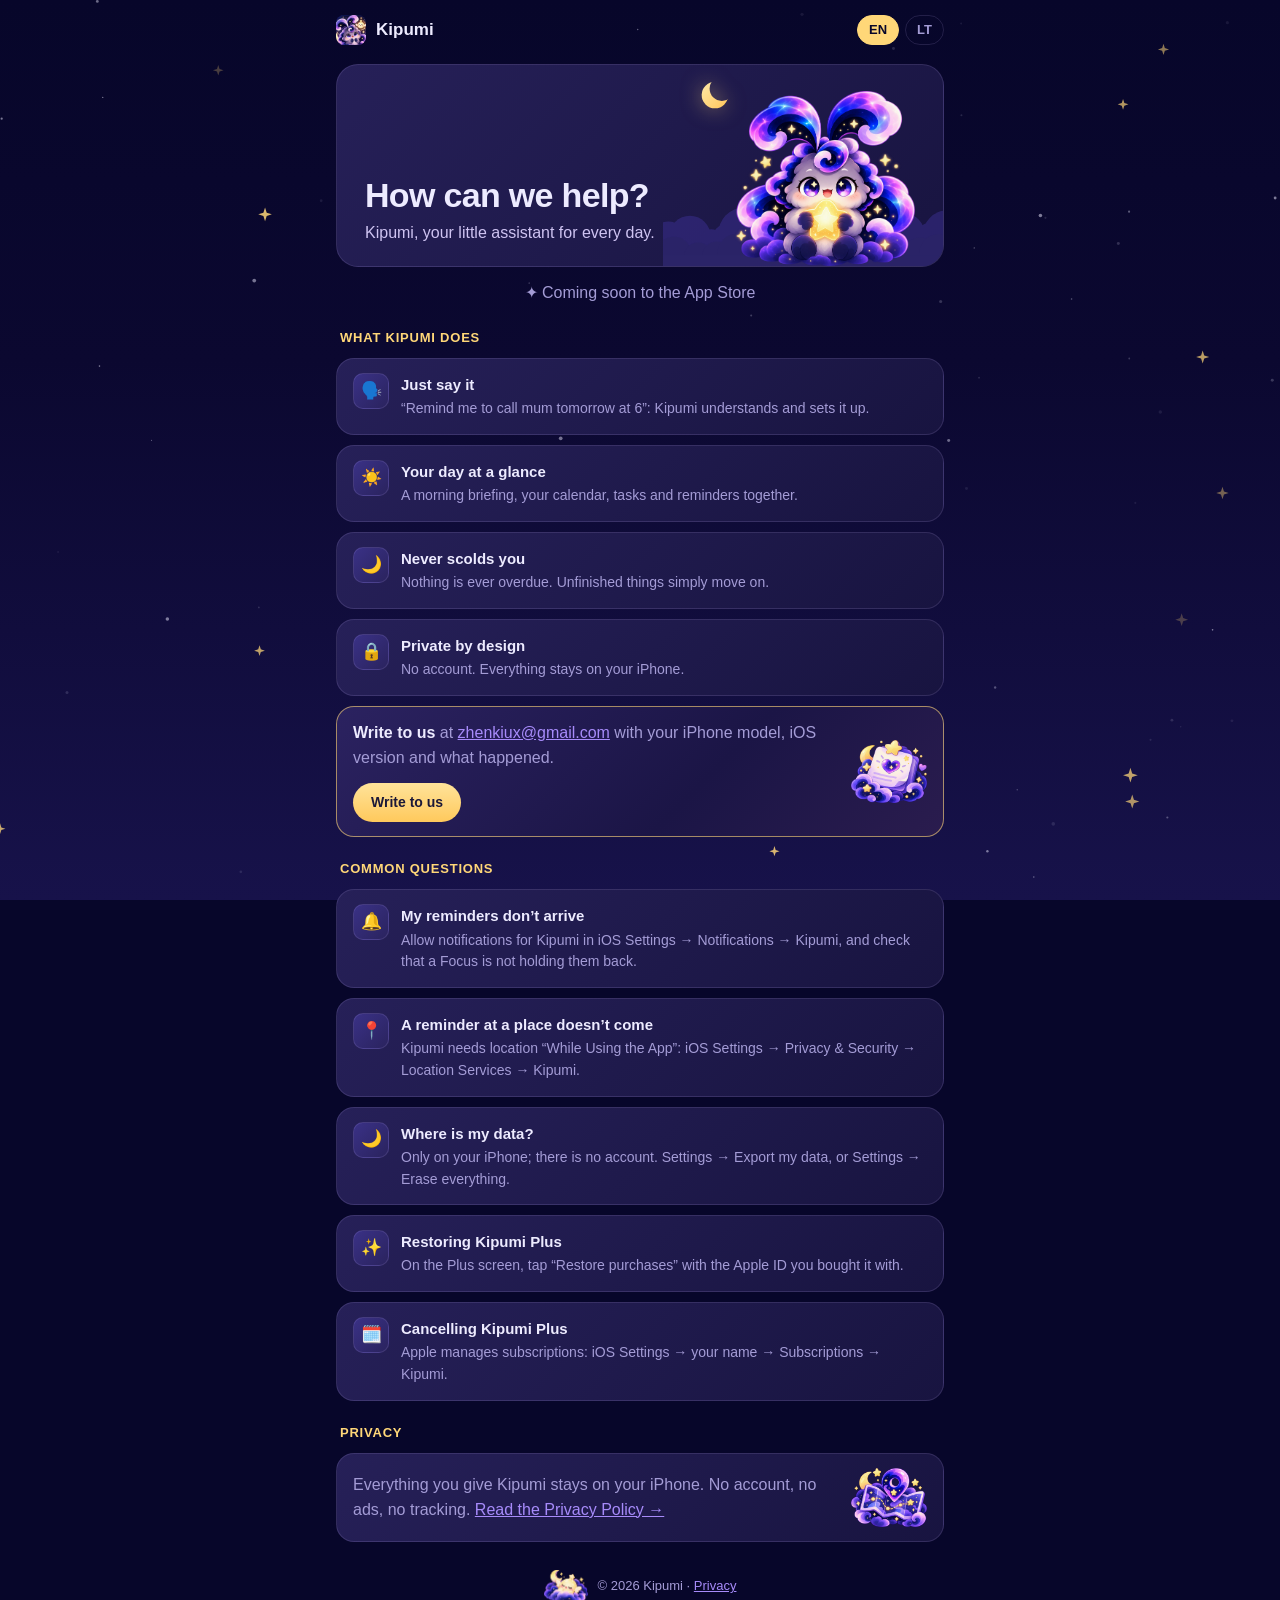
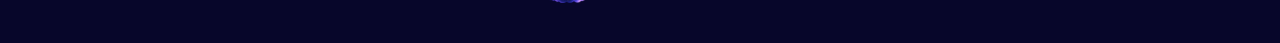
<file: index.html>
<!doctype html>
<html lang="en">
<head>
<meta charset="utf-8">
<meta name="viewport" content="width=device-width, initial-scale=1, viewport-fit=cover">
<meta name="theme-color" content="#07062a">
<title>Kipumi Support</title>
<meta name="description" content="Help with Kipumi, the personal assistant that is also a little pet.">
<link rel="icon" href="img/icon180.png">
<link rel="apple-touch-icon" href="img/icon180.png">
<link rel="stylesheet" href="style.css">
<script src="sky.js" defer></script>
</head>
<body>
<canvas id="stars" aria-hidden="true"></canvas>
<main>
<nav class="top">
  <a class="brand" href="index.html"><img src="img/icon.webp" alt="">Kipumi</a>
  <div class="lang"><a href="index.html" class="on">EN</a><a href="lt.html">LT</a></div>
</nav>

<header class="hero">
  <svg class="moon" viewBox="0 0 64 64" aria-hidden="true"><defs><linearGradient id="mg" x1="0" y1="0" x2="1" y2="1"><stop offset="0" stop-color="#ffe9a8"/><stop offset="1" stop-color="#ffc65a"/></linearGradient><mask id="mm"><rect width="64" height="64" fill="#fff"/><circle cx="43" cy="22" r="23" fill="#000"/></mask></defs><circle cx="30" cy="34" r="25" fill="url(#mg)" mask="url(#mm)"/></svg>
  <div class="words">
    <h1>How can we help?</h1>
    <p>Kipumi, your little assistant for every day.</p>
  </div>
  <svg class="clouds" viewBox="0 0 220 52" preserveAspectRatio="none" aria-hidden="true"><g fill="#3a2f8c" opacity="0.55"><circle cx="-10.0" cy="28.2" r="11.6"/><circle cx="4.1" cy="27.5" r="13.1"/><circle cx="20.4" cy="26.1" r="15.9"/><circle cx="36.7" cy="29.4" r="9.1"/><circle cx="48.9" cy="28.1" r="11.9"/><circle cx="61.8" cy="24.0" r="20.0"/><circle cx="85.5" cy="24.9" r="18.2"/><circle cx="107.2" cy="26.0" r="16.0"/><circle cx="124.2" cy="26.0" r="16.0"/><circle cx="145.7" cy="26.6" r="14.8"/><circle cx="164.9" cy="25.8" r="16.4"/><circle cx="181.7" cy="25.3" r="17.3"/><circle cx="203.1" cy="27.8" r="12.3"/><circle cx="215.6" cy="24.7" r="18.5"/><rect x="-10" y="26.0" width="240" height="40"/></g><g fill="#2b2468" opacity="0.95"><circle cx="-10.0" cy="39.2" r="13.5"/><circle cx="8.3" cy="39.3" r="13.5"/><circle cx="26.7" cy="40.7" r="10.7"/><circle cx="40.8" cy="40.4" r="11.1"/><circle cx="56.1" cy="38.5" r="14.9"/><circle cx="71.6" cy="41.8" r="8.4"/><circle cx="80.7" cy="38.2" r="15.7"/><circle cx="99.2" cy="39.6" r="12.7"/><circle cx="113.4" cy="40.2" r="11.7"/><circle cx="126.9" cy="40.9" r="10.3"/><circle cx="139.6" cy="39.8" r="12.3"/><circle cx="156.4" cy="39.4" r="13.2"/><circle cx="174.5" cy="38.6" r="14.7"/><circle cx="195.1" cy="39.4" r="13.1"/><circle cx="209.0" cy="38.6" r="14.8"/><circle cx="229.5" cy="38.4" r="15.2"/><rect x="-10" y="39.6" width="240" height="40"/></g></svg>
  <img class="pet" src="img/paywall_hero.webp" alt="Kipumi holding a glowing star">
</header>

<p class="soon"><span class="pill">✦ Coming soon to the App Store</span></p>

<div class="section-title">What Kipumi does</div>
<div class="card"><div class="row"><div class="tile">🗣️</div><div><h3>Just say it</h3><p>“Remind me to call mum tomorrow at 6”: Kipumi understands and sets it up.</p></div></div></div><div class="card"><div class="row"><div class="tile">☀️</div><div><h3>Your day at a glance</h3><p>A morning briefing, your calendar, tasks and reminders together.</p></div></div></div><div class="card"><div class="row"><div class="tile">🌙</div><div><h3>Never scolds you</h3><p>Nothing is ever overdue. Unfinished things simply move on.</p></div></div></div><div class="card"><div class="row"><div class="tile">🔒</div><div><h3>Private by design</h3><p>No account. Everything stays on your iPhone.</p></div></div></div>

<div class="card gold with-art">
  <div class="text">
    <p><strong>Write to us</strong> at <a href="mailto:zhenkiux@gmail.com">zhenkiux@gmail.com</a> with your iPhone model, iOS version and what happened.</p>
    <a class="button" href="mailto:zhenkiux@gmail.com?subject=Kipumi">Write to us</a>
  </div>
  <img class="art" src="img/card_known.webp" alt="">
</div>

<div class="section-title">Common questions</div>
<div class="card"><div class="row"><div class="tile">🔔</div><div><h3>My reminders don’t arrive</h3><p>Allow notifications for Kipumi in iOS Settings → Notifications → Kipumi, and check that a Focus is not holding them back.</p></div></div></div><div class="card"><div class="row"><div class="tile">📍</div><div><h3>A reminder at a place doesn’t come</h3><p>Kipumi needs location “While Using the App”: iOS Settings → Privacy &amp; Security → Location Services → Kipumi.</p></div></div></div><div class="card"><div class="row"><div class="tile">🌙</div><div><h3>Where is my data?</h3><p>Only on your iPhone; there is no account. Settings → Export my data, or Settings → Erase everything.</p></div></div></div><div class="card"><div class="row"><div class="tile">✨</div><div><h3>Restoring Kipumi Plus</h3><p>On the Plus screen, tap “Restore purchases” with the Apple ID you bought it with.</p></div></div></div><div class="card"><div class="row"><div class="tile">🗓️</div><div><h3>Cancelling Kipumi Plus</h3><p>Apple manages subscriptions: iOS Settings → your name → Subscriptions → Kipumi.</p></div></div></div>

<div class="section-title">Privacy</div>
<div class="card with-art">
  <div class="text"><p>Everything you give Kipumi stays on your iPhone. No account, no ads, no tracking. <a href="privacy.html">Read the Privacy Policy →</a></p></div>
  <img class="art" src="img/card_places.webp" alt="">
</div>

<footer>
  <img src="img/empty_calendar.webp" alt="">
  <span>© 2026 Kipumi · <a href="privacy.html">Privacy</a></span>
</footer>
</main>
</body>
</html>
</file>
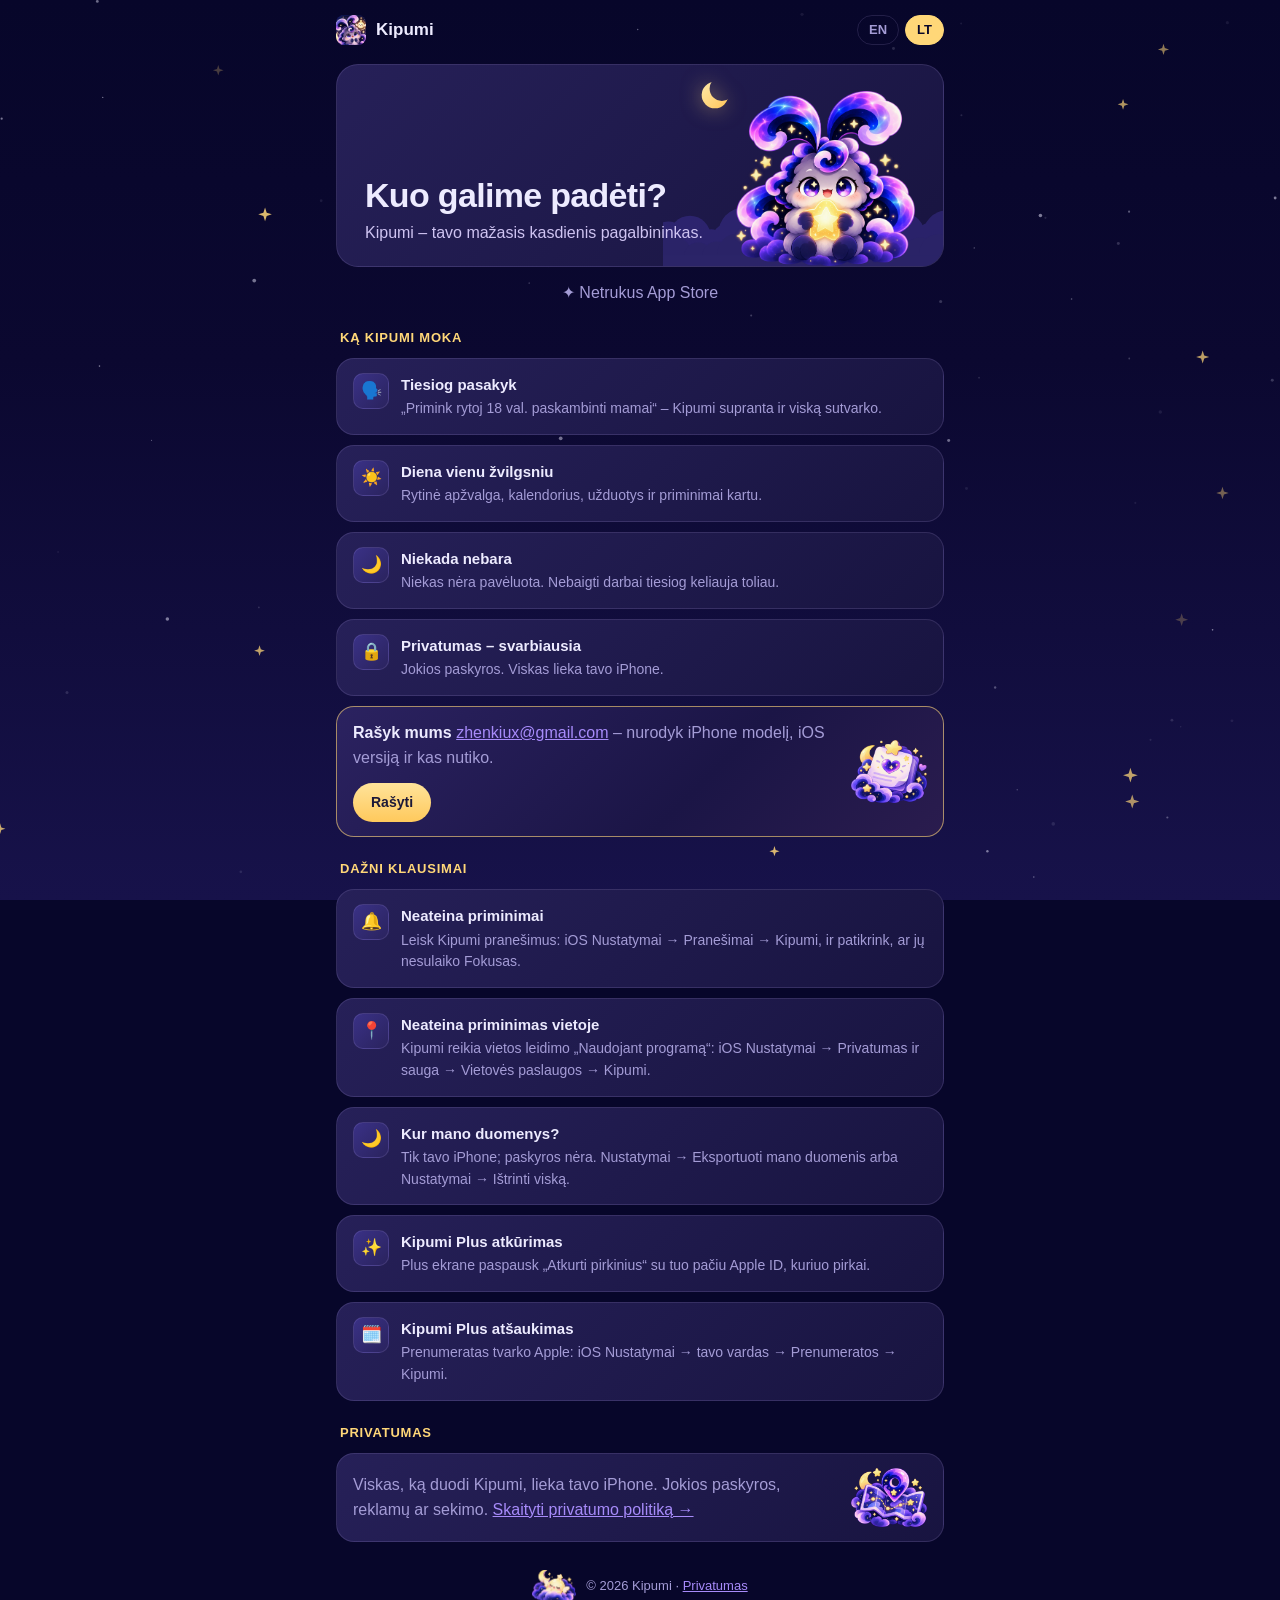
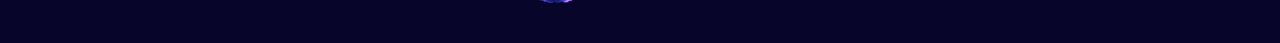
<file: lt.html>
<!doctype html>
<html lang="lt">
<head>
<meta charset="utf-8">
<meta name="viewport" content="width=device-width, initial-scale=1, viewport-fit=cover">
<meta name="theme-color" content="#07062a">
<title>Kipumi pagalba</title>
<meta name="description" content="Pagalba naudojantis Kipumi.">
<link rel="icon" href="img/icon180.png">
<link rel="apple-touch-icon" href="img/icon180.png">
<link rel="stylesheet" href="style.css">
<script src="sky.js" defer></script>
</head>
<body>
<canvas id="stars" aria-hidden="true"></canvas>
<main>
<nav class="top">
  <a class="brand" href="lt.html"><img src="img/icon.webp" alt="">Kipumi</a>
  <div class="lang"><a href="index.html">EN</a><a href="lt.html" class="on">LT</a></div>
</nav>

<header class="hero">
  <svg class="moon" viewBox="0 0 64 64" aria-hidden="true"><defs><linearGradient id="mg" x1="0" y1="0" x2="1" y2="1"><stop offset="0" stop-color="#ffe9a8"/><stop offset="1" stop-color="#ffc65a"/></linearGradient><mask id="mm"><rect width="64" height="64" fill="#fff"/><circle cx="43" cy="22" r="23" fill="#000"/></mask></defs><circle cx="30" cy="34" r="25" fill="url(#mg)" mask="url(#mm)"/></svg>
  <div class="words">
    <h1>Kuo galime padėti?</h1>
    <p>Kipumi – tavo mažasis kasdienis pagalbininkas.</p>
  </div>
  <svg class="clouds" viewBox="0 0 220 52" preserveAspectRatio="none" aria-hidden="true"><g fill="#3a2f8c" opacity="0.55"><circle cx="-10.0" cy="28.2" r="11.6"/><circle cx="4.1" cy="27.5" r="13.1"/><circle cx="20.4" cy="26.1" r="15.9"/><circle cx="36.7" cy="29.4" r="9.1"/><circle cx="48.9" cy="28.1" r="11.9"/><circle cx="61.8" cy="24.0" r="20.0"/><circle cx="85.5" cy="24.9" r="18.2"/><circle cx="107.2" cy="26.0" r="16.0"/><circle cx="124.2" cy="26.0" r="16.0"/><circle cx="145.7" cy="26.6" r="14.8"/><circle cx="164.9" cy="25.8" r="16.4"/><circle cx="181.7" cy="25.3" r="17.3"/><circle cx="203.1" cy="27.8" r="12.3"/><circle cx="215.6" cy="24.7" r="18.5"/><rect x="-10" y="26.0" width="240" height="40"/></g><g fill="#2b2468" opacity="0.95"><circle cx="-10.0" cy="39.2" r="13.5"/><circle cx="8.3" cy="39.3" r="13.5"/><circle cx="26.7" cy="40.7" r="10.7"/><circle cx="40.8" cy="40.4" r="11.1"/><circle cx="56.1" cy="38.5" r="14.9"/><circle cx="71.6" cy="41.8" r="8.4"/><circle cx="80.7" cy="38.2" r="15.7"/><circle cx="99.2" cy="39.6" r="12.7"/><circle cx="113.4" cy="40.2" r="11.7"/><circle cx="126.9" cy="40.9" r="10.3"/><circle cx="139.6" cy="39.8" r="12.3"/><circle cx="156.4" cy="39.4" r="13.2"/><circle cx="174.5" cy="38.6" r="14.7"/><circle cx="195.1" cy="39.4" r="13.1"/><circle cx="209.0" cy="38.6" r="14.8"/><circle cx="229.5" cy="38.4" r="15.2"/><rect x="-10" y="39.6" width="240" height="40"/></g></svg>
  <img class="pet" src="img/paywall_hero.webp" alt="Kipumi laiko šviečiančią žvaigždę">
</header>

<p class="soon"><span class="pill">✦ Netrukus App Store</span></p>

<div class="section-title">Ką Kipumi moka</div>
<div class="card"><div class="row"><div class="tile">🗣️</div><div><h3>Tiesiog pasakyk</h3><p>„Primink rytoj 18 val. paskambinti mamai“ – Kipumi supranta ir viską sutvarko.</p></div></div></div><div class="card"><div class="row"><div class="tile">☀️</div><div><h3>Diena vienu žvilgsniu</h3><p>Rytinė apžvalga, kalendorius, užduotys ir priminimai kartu.</p></div></div></div><div class="card"><div class="row"><div class="tile">🌙</div><div><h3>Niekada nebara</h3><p>Niekas nėra pavėluota. Nebaigti darbai tiesiog keliauja toliau.</p></div></div></div><div class="card"><div class="row"><div class="tile">🔒</div><div><h3>Privatumas – svarbiausia</h3><p>Jokios paskyros. Viskas lieka tavo iPhone.</p></div></div></div>

<div class="card gold with-art">
  <div class="text">
    <p><strong>Rašyk mums</strong> <a href="mailto:zhenkiux@gmail.com">zhenkiux@gmail.com</a> – nurodyk iPhone modelį, iOS versiją ir kas nutiko.</p>
    <a class="button" href="mailto:zhenkiux@gmail.com?subject=Kipumi">Rašyti</a>
  </div>
  <img class="art" src="img/card_known.webp" alt="">
</div>

<div class="section-title">Dažni klausimai</div>
<div class="card"><div class="row"><div class="tile">🔔</div><div><h3>Neateina priminimai</h3><p>Leisk Kipumi pranešimus: iOS Nustatymai → Pranešimai → Kipumi, ir patikrink, ar jų nesulaiko Fokusas.</p></div></div></div><div class="card"><div class="row"><div class="tile">📍</div><div><h3>Neateina priminimas vietoje</h3><p>Kipumi reikia vietos leidimo „Naudojant programą“: iOS Nustatymai → Privatumas ir sauga → Vietovės paslaugos → Kipumi.</p></div></div></div><div class="card"><div class="row"><div class="tile">🌙</div><div><h3>Kur mano duomenys?</h3><p>Tik tavo iPhone; paskyros nėra. Nustatymai → Eksportuoti mano duomenis arba Nustatymai → Ištrinti viską.</p></div></div></div><div class="card"><div class="row"><div class="tile">✨</div><div><h3>Kipumi Plus atkūrimas</h3><p>Plus ekrane paspausk „Atkurti pirkinius“ su tuo pačiu Apple ID, kuriuo pirkai.</p></div></div></div><div class="card"><div class="row"><div class="tile">🗓️</div><div><h3>Kipumi Plus atšaukimas</h3><p>Prenumeratas tvarko Apple: iOS Nustatymai → tavo vardas → Prenumeratos → Kipumi.</p></div></div></div>

<div class="section-title">Privatumas</div>
<div class="card with-art">
  <div class="text"><p>Viskas, ką duodi Kipumi, lieka tavo iPhone. Jokios paskyros, reklamų ar sekimo. <a href="privatumas.html">Skaityti privatumo politiką →</a></p></div>
  <img class="art" src="img/card_places.webp" alt="">
</div>

<footer>
  <img src="img/empty_calendar.webp" alt="">
  <span>© 2026 Kipumi · <a href="privatumas.html">Privatumas</a></span>
</footer>
</main>
</body>
</html>
</file>
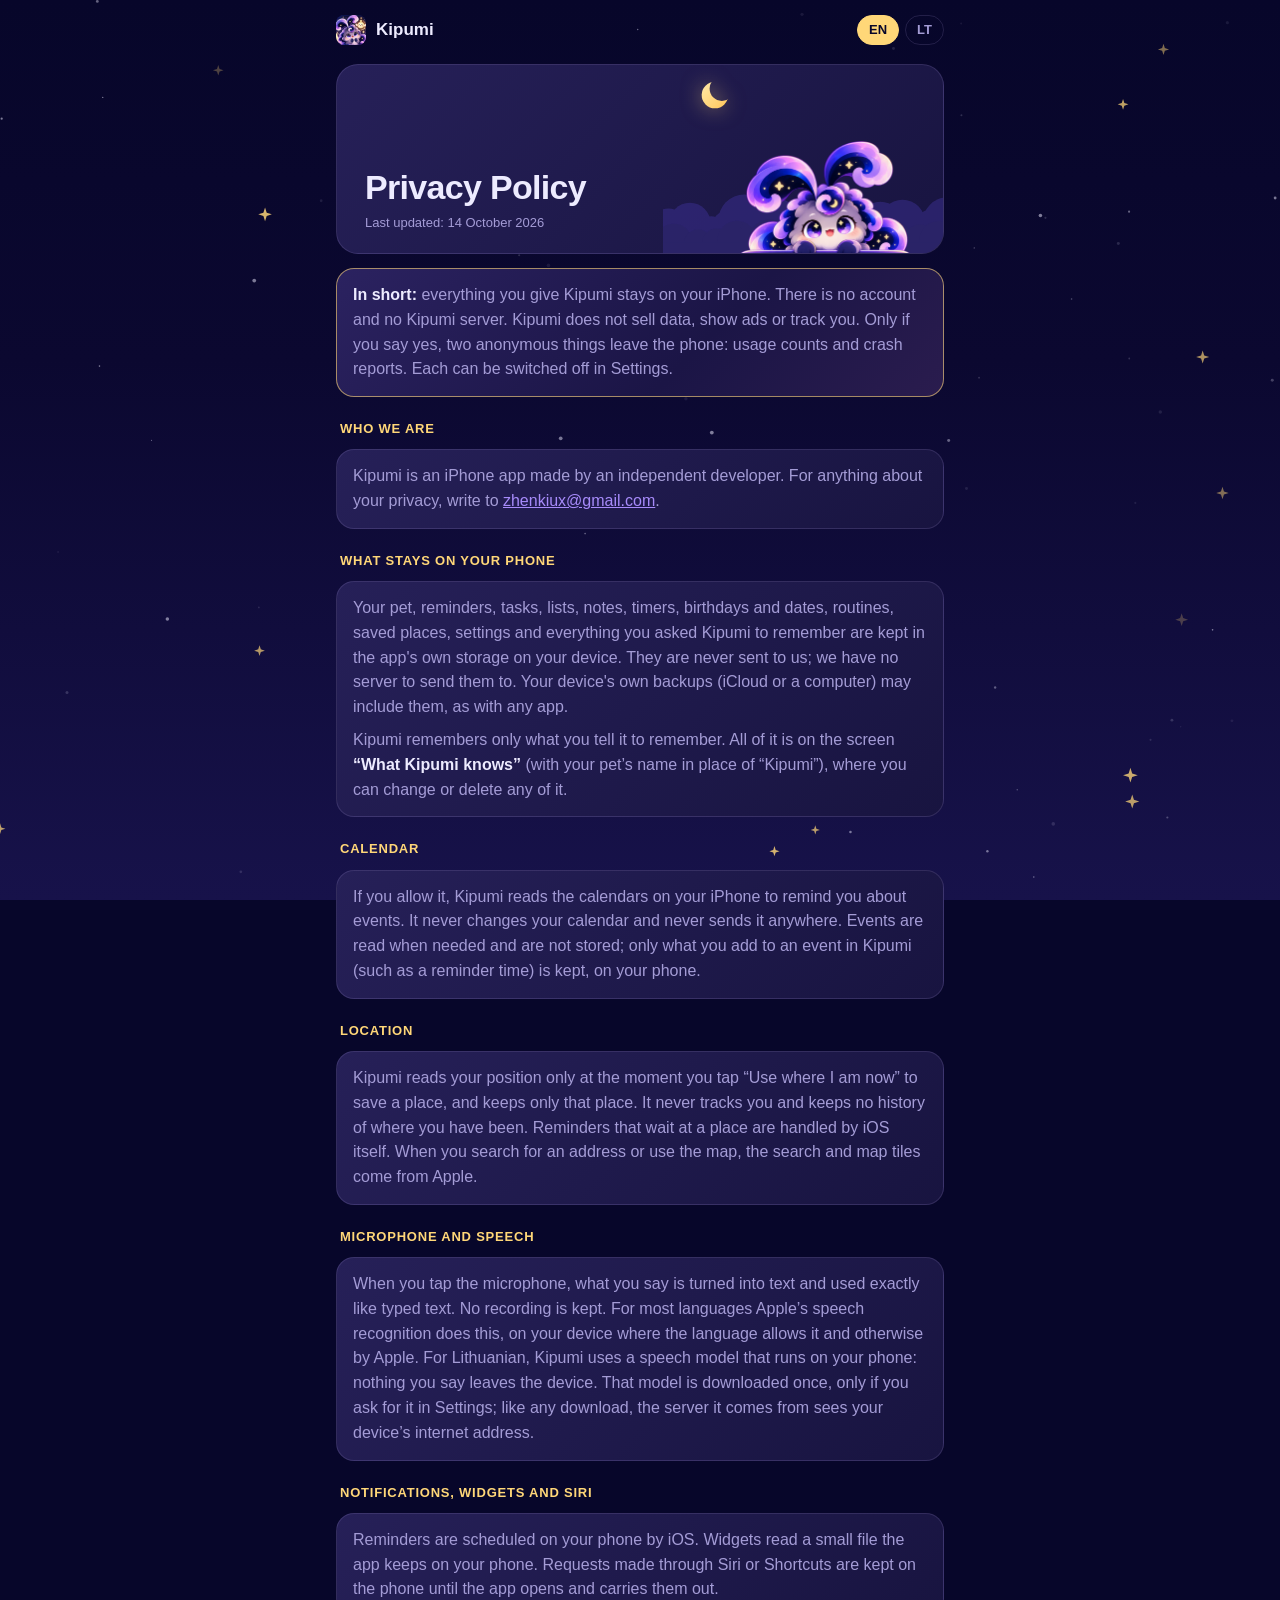
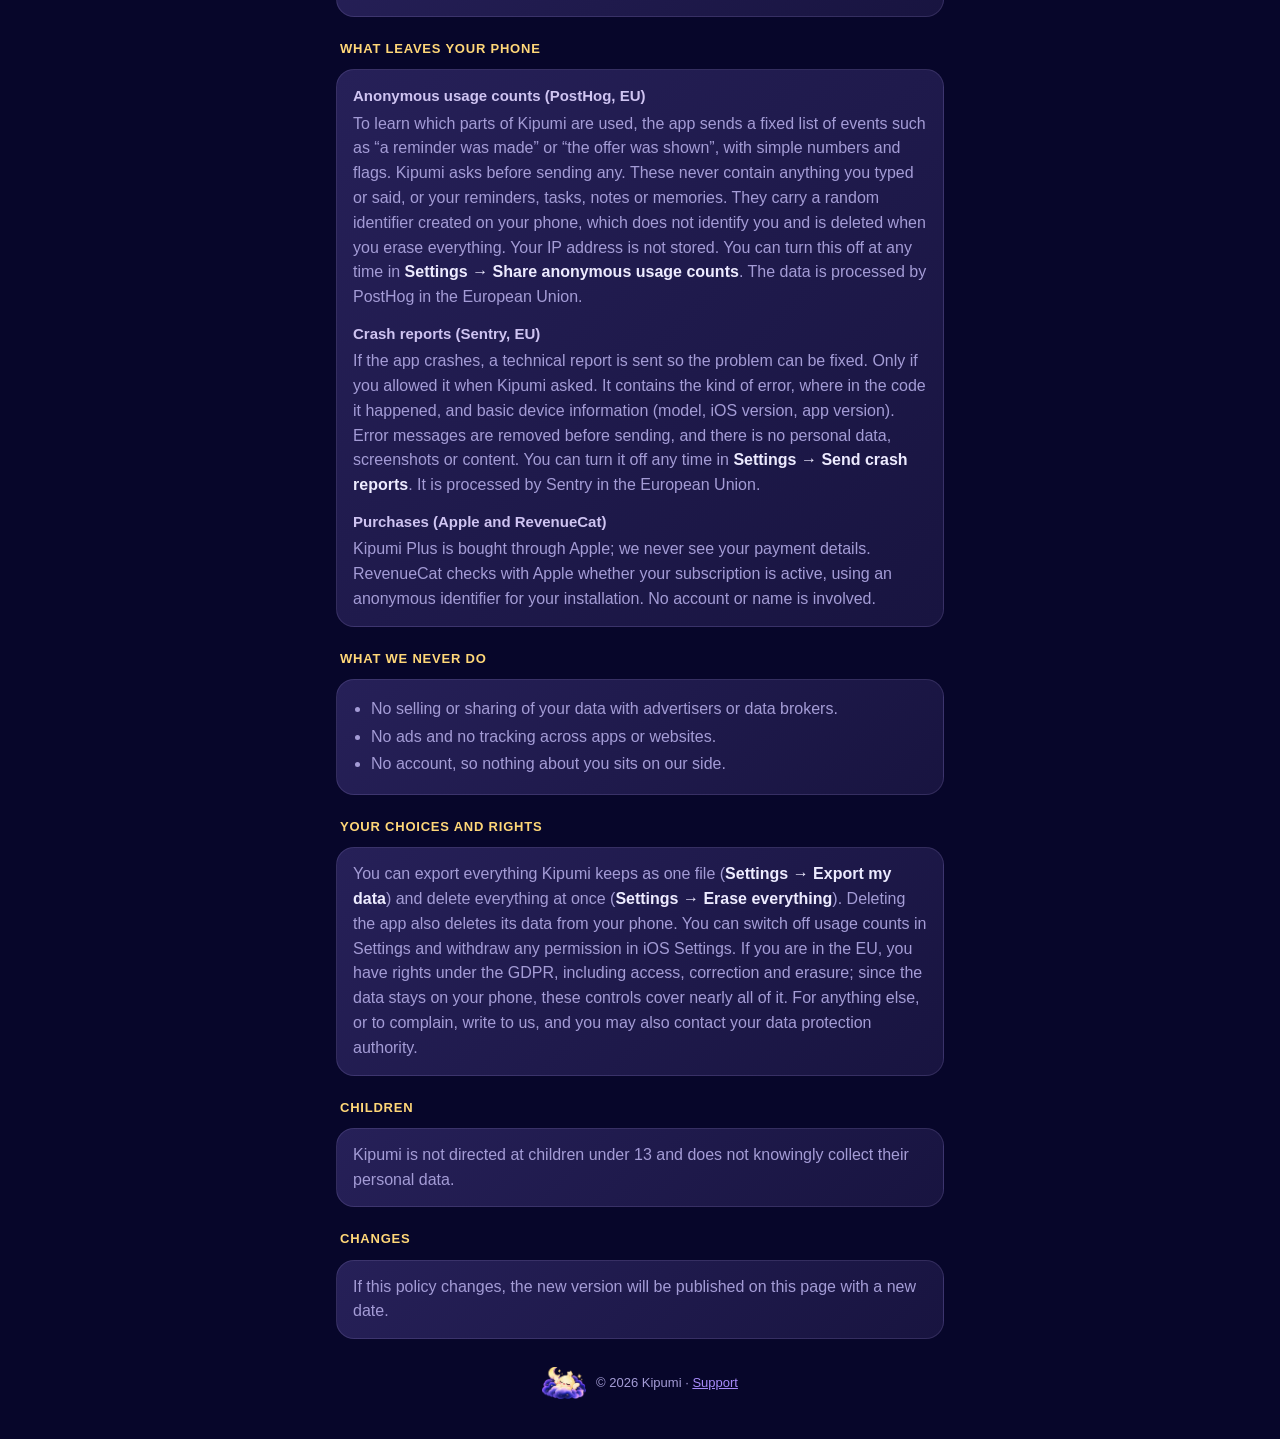
<file: privacy.html>
<!doctype html>
<html lang="en">
<head>
<meta charset="utf-8">
<meta name="viewport" content="width=device-width, initial-scale=1, viewport-fit=cover">
<meta name="theme-color" content="#07062a">
<title>Kipumi Privacy Policy</title>
<meta name="description" content="How Kipumi handles your data: everything stays on your iPhone.">
<link rel="icon" href="img/icon180.png">
<link rel="apple-touch-icon" href="img/icon180.png">
<link rel="stylesheet" href="style.css">
<script src="sky.js" defer></script>
</head>
<body>
<canvas id="stars" aria-hidden="true"></canvas>
<main>
<nav class="top">
  <a class="brand" href="index.html"><img src="img/icon.webp" alt="">Kipumi</a>
  <div class="lang"><a href="privacy.html" class="on">EN</a><a href="privatumas.html">LT</a></div>
</nav>

<header class="hero">
  <svg class="moon" viewBox="0 0 64 64" aria-hidden="true"><defs><linearGradient id="mg" x1="0" y1="0" x2="1" y2="1"><stop offset="0" stop-color="#ffe9a8"/><stop offset="1" stop-color="#ffc65a"/></linearGradient><mask id="mm"><rect width="64" height="64" fill="#fff"/><circle cx="43" cy="22" r="23" fill="#000"/></mask></defs><circle cx="30" cy="34" r="25" fill="url(#mg)" mask="url(#mm)"/></svg>
  <div class="words">
    <h1>Privacy Policy</h1>
    <p class="updated">Last updated: 14 October 2026</p>
  </div>
  <svg class="clouds" viewBox="0 0 220 52" preserveAspectRatio="none" aria-hidden="true"><g fill="#3a2f8c" opacity="0.55"><circle cx="-10.0" cy="28.2" r="11.6"/><circle cx="4.1" cy="27.5" r="13.1"/><circle cx="20.4" cy="26.1" r="15.9"/><circle cx="36.7" cy="29.4" r="9.1"/><circle cx="48.9" cy="28.1" r="11.9"/><circle cx="61.8" cy="24.0" r="20.0"/><circle cx="85.5" cy="24.9" r="18.2"/><circle cx="107.2" cy="26.0" r="16.0"/><circle cx="124.2" cy="26.0" r="16.0"/><circle cx="145.7" cy="26.6" r="14.8"/><circle cx="164.9" cy="25.8" r="16.4"/><circle cx="181.7" cy="25.3" r="17.3"/><circle cx="203.1" cy="27.8" r="12.3"/><circle cx="215.6" cy="24.7" r="18.5"/><rect x="-10" y="26.0" width="240" height="40"/></g><g fill="#2b2468" opacity="0.95"><circle cx="-10.0" cy="39.2" r="13.5"/><circle cx="8.3" cy="39.3" r="13.5"/><circle cx="26.7" cy="40.7" r="10.7"/><circle cx="40.8" cy="40.4" r="11.1"/><circle cx="56.1" cy="38.5" r="14.9"/><circle cx="71.6" cy="41.8" r="8.4"/><circle cx="80.7" cy="38.2" r="15.7"/><circle cx="99.2" cy="39.6" r="12.7"/><circle cx="113.4" cy="40.2" r="11.7"/><circle cx="126.9" cy="40.9" r="10.3"/><circle cx="139.6" cy="39.8" r="12.3"/><circle cx="156.4" cy="39.4" r="13.2"/><circle cx="174.5" cy="38.6" r="14.7"/><circle cx="195.1" cy="39.4" r="13.1"/><circle cx="209.0" cy="38.6" r="14.8"/><circle cx="229.5" cy="38.4" r="15.2"/><rect x="-10" y="39.6" width="240" height="40"/></g></svg>
  <img class="pet" src="img/kipumi_peek.webp" alt="Kipumi looking over the edge">
</header>

<div class="card gold">
  <p><strong>In short:</strong> everything you give Kipumi stays on your iPhone. There is no account and no Kipumi server. Kipumi does not sell data, show ads or track you. Only if you say yes, two anonymous things leave the phone: usage counts and crash reports. Each can be switched off in Settings.</p>
</div>


<div class="section-title">Who we are</div><div class="card"><p>Kipumi is an iPhone app made by an independent developer. For anything about your privacy, write to <a href="mailto:zhenkiux@gmail.com">zhenkiux@gmail.com</a>.</p></div>
<div class="section-title">What stays on your phone</div><div class="card"><p>Your pet, reminders, tasks, lists, notes, timers, birthdays and dates, routines, saved places, settings and everything you asked Kipumi to remember are kept in the app's own storage on your device. They are never sent to us; we have no server to send them to. Your device's own backups (iCloud or a computer) may include them, as with any app.</p>
<p>Kipumi remembers only what you tell it to remember. All of it is on the screen <strong>“What Kipumi knows”</strong> (with your pet’s name in place of “Kipumi”), where you can change or delete any of it.</p></div>
<div class="section-title">Calendar</div><div class="card"><p>If you allow it, Kipumi reads the calendars on your iPhone to remind you about events. It never changes your calendar and never sends it anywhere. Events are read when needed and are not stored; only what you add to an event in Kipumi (such as a reminder time) is kept, on your phone.</p></div>
<div class="section-title">Location</div><div class="card"><p>Kipumi reads your position only at the moment you tap “Use where I am now” to save a place, and keeps only that place. It never tracks you and keeps no history of where you have been. Reminders that wait at a place are handled by iOS itself. When you search for an address or use the map, the search and map tiles come from Apple.</p></div>
<div class="section-title">Microphone and speech</div><div class="card"><p>When you tap the microphone, what you say is turned into text and used exactly like typed text. No recording is kept. For most languages Apple’s speech recognition does this, on your device where the language allows it and otherwise by Apple. For Lithuanian, Kipumi uses a speech model that runs on your phone: nothing you say leaves the device. That model is downloaded once, only if you ask for it in Settings; like any download, the server it comes from sees your device’s internet address.</p></div>
<div class="section-title">Notifications, widgets and Siri</div><div class="card"><p>Reminders are scheduled on your phone by iOS. Widgets read a small file the app keeps on your phone. Requests made through Siri or Shortcuts are kept on the phone until the app opens and carries them out.</p></div>
<div class="section-title">What leaves your phone</div><div class="card"><h3>Anonymous usage counts (PostHog, EU)</h3>
<p>To learn which parts of Kipumi are used, the app sends a fixed list of events such as “a reminder was made” or “the offer was shown”, with simple numbers and flags. Kipumi asks before sending any. These never contain anything you typed or said, or your reminders, tasks, notes or memories. They carry a random identifier created on your phone, which does not identify you and is deleted when you erase everything. Your IP address is not stored. You can turn this off at any time in <strong>Settings → Share anonymous usage counts</strong>. The data is processed by PostHog in the European Union.</p>
<h3>Crash reports (Sentry, EU)</h3>
<p>If the app crashes, a technical report is sent so the problem can be fixed. Only if you allowed it when Kipumi asked. It contains the kind of error, where in the code it happened, and basic device information (model, iOS version, app version). Error messages are removed before sending, and there is no personal data, screenshots or content. You can turn it off any time in <strong>Settings → Send crash reports</strong>. It is processed by Sentry in the European Union.</p>
<h3>Purchases (Apple and RevenueCat)</h3>
<p>Kipumi Plus is bought through Apple; we never see your payment details. RevenueCat checks with Apple whether your subscription is active, using an anonymous identifier for your installation. No account or name is involved.</p></div>
<div class="section-title">What we never do</div><div class="card"><ul>
  <li>No selling or sharing of your data with advertisers or data brokers.</li>
  <li>No ads and no tracking across apps or websites.</li>
  <li>No account, so nothing about you sits on our side.</li>
</ul></div>
<div class="section-title">Your choices and rights</div><div class="card"><p>You can export everything Kipumi keeps as one file (<strong>Settings → Export my data</strong>) and delete everything at once (<strong>Settings → Erase everything</strong>). Deleting the app also deletes its data from your phone. You can switch off usage counts in Settings and withdraw any permission in iOS Settings. If you are in the EU, you have rights under the GDPR, including access, correction and erasure; since the data stays on your phone, these controls cover nearly all of it. For anything else, or to complain, write to us, and you may also contact your data protection authority.</p></div>
<div class="section-title">Children</div><div class="card"><p>Kipumi is not directed at children under 13 and does not knowingly collect their personal data.</p></div>
<div class="section-title">Changes</div><div class="card"><p>If this policy changes, the new version will be published on this page with a new date.</p></div>

<footer>
  <img src="img/empty_calendar.webp" alt="">
  <span>© 2026 Kipumi · <a href="index.html">Support</a></span>
</footer>
</main>
</body>
</html>
</file>
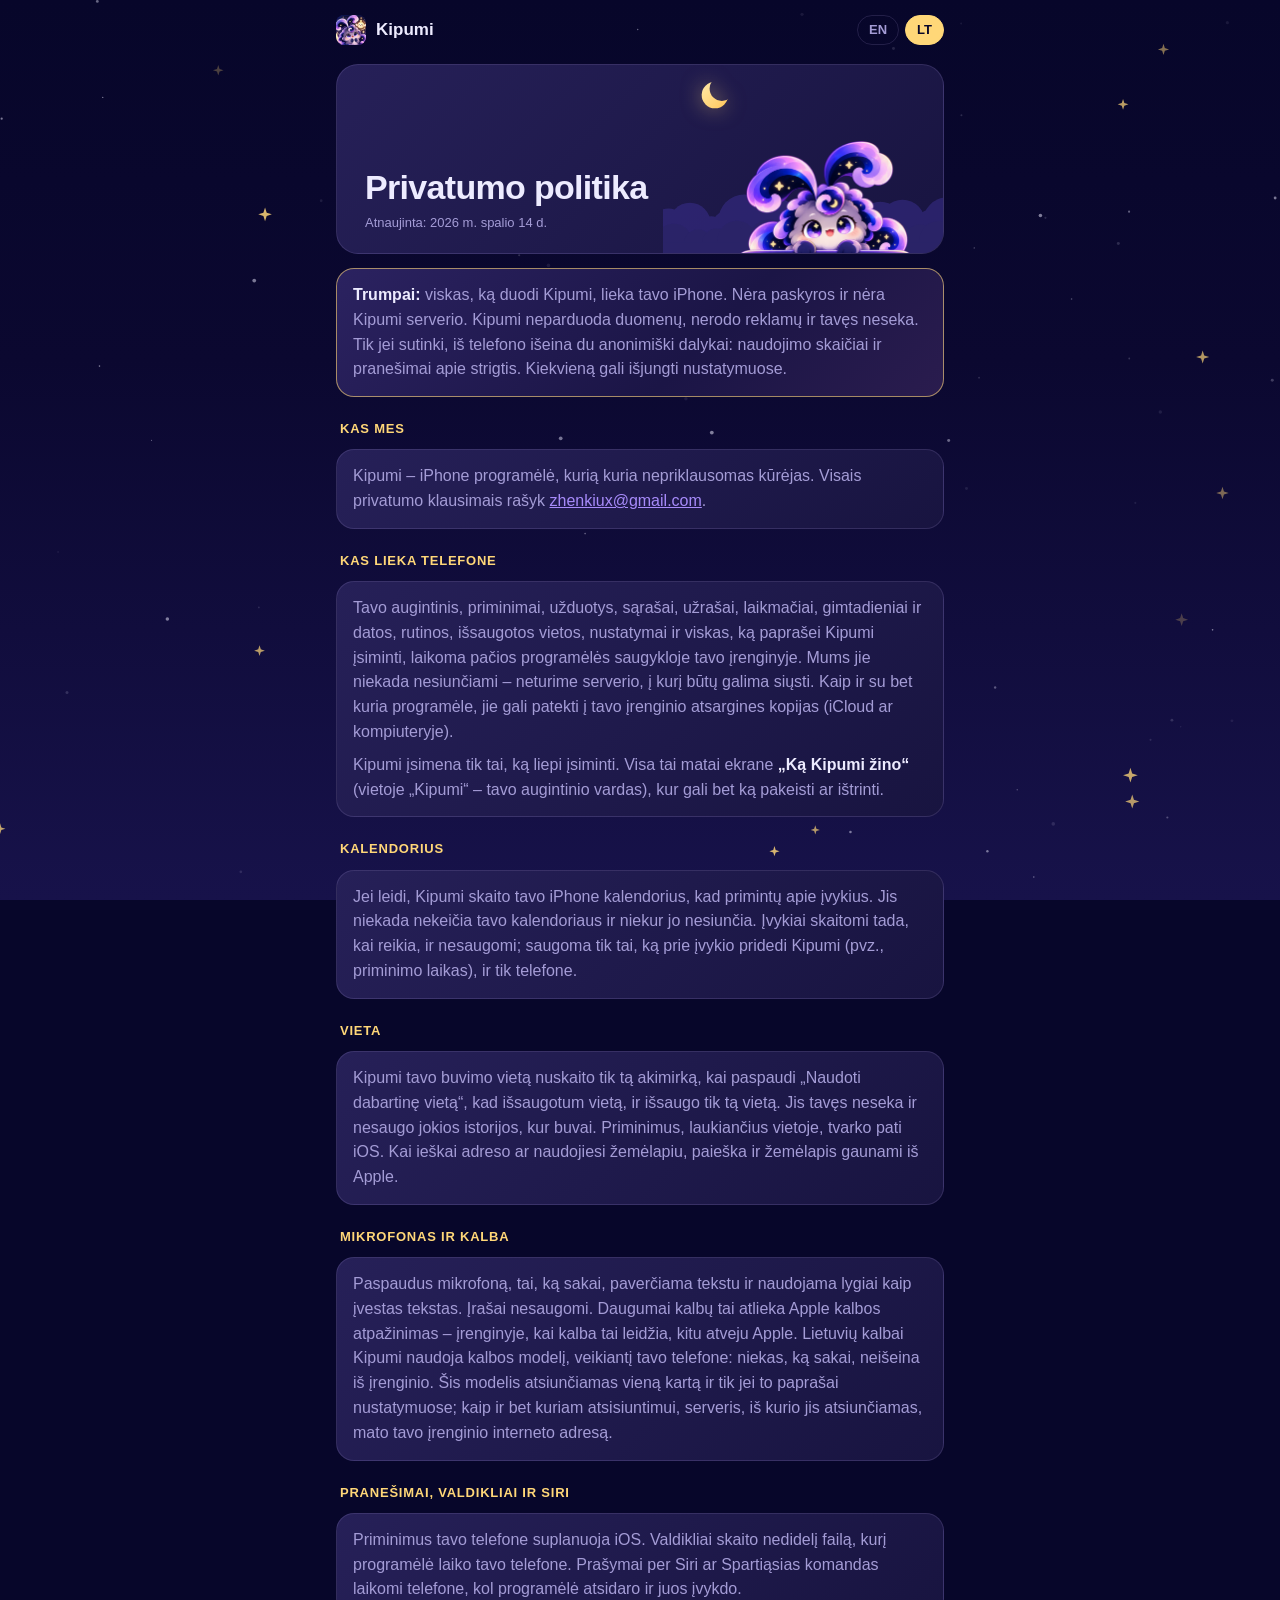
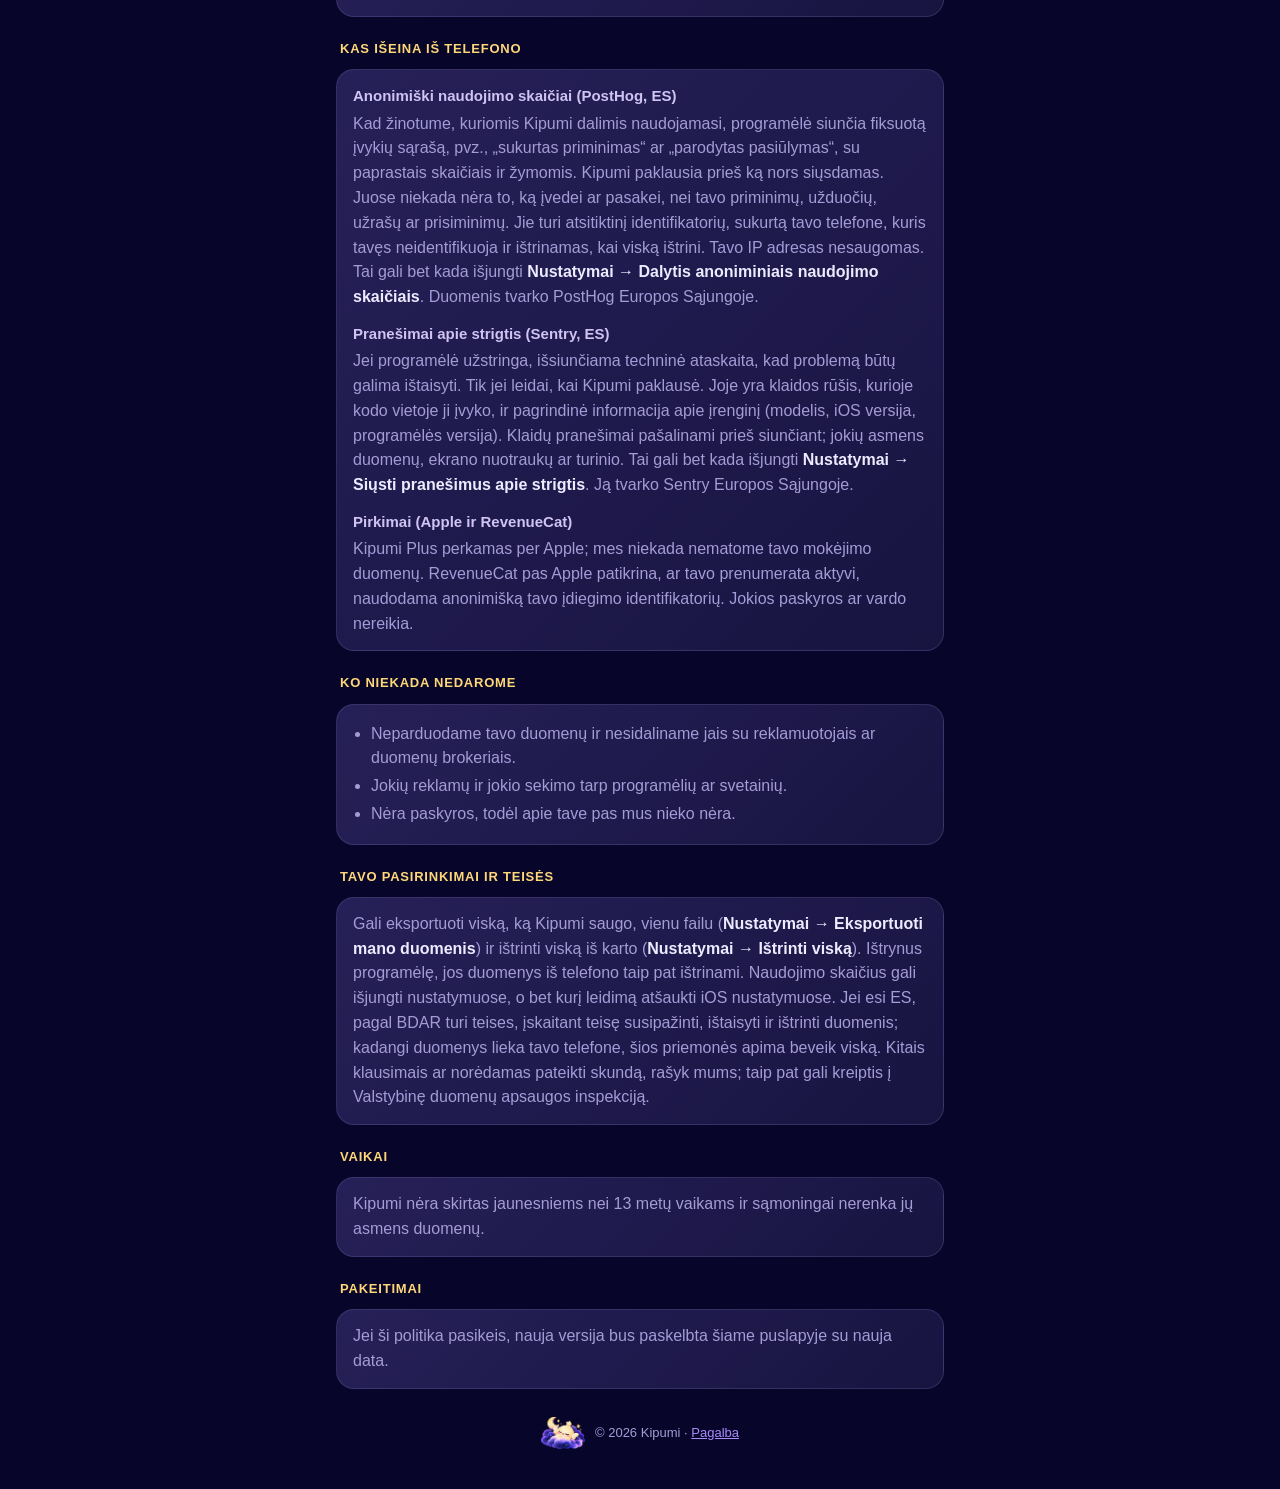
<file: privatumas.html>
<!doctype html>
<html lang="lt">
<head>
<meta charset="utf-8">
<meta name="viewport" content="width=device-width, initial-scale=1, viewport-fit=cover">
<meta name="theme-color" content="#07062a">
<title>Kipumi privatumo politika</title>
<meta name="description" content="Kaip Kipumi tvarko tavo duomenis: viskas lieka tavo iPhone.">
<link rel="icon" href="img/icon180.png">
<link rel="apple-touch-icon" href="img/icon180.png">
<link rel="stylesheet" href="style.css">
<script src="sky.js" defer></script>
</head>
<body>
<canvas id="stars" aria-hidden="true"></canvas>
<main>
<nav class="top">
  <a class="brand" href="lt.html"><img src="img/icon.webp" alt="">Kipumi</a>
  <div class="lang"><a href="privacy.html">EN</a><a href="privatumas.html" class="on">LT</a></div>
</nav>

<header class="hero">
  <svg class="moon" viewBox="0 0 64 64" aria-hidden="true"><defs><linearGradient id="mg" x1="0" y1="0" x2="1" y2="1"><stop offset="0" stop-color="#ffe9a8"/><stop offset="1" stop-color="#ffc65a"/></linearGradient><mask id="mm"><rect width="64" height="64" fill="#fff"/><circle cx="43" cy="22" r="23" fill="#000"/></mask></defs><circle cx="30" cy="34" r="25" fill="url(#mg)" mask="url(#mm)"/></svg>
  <div class="words">
    <h1>Privatumo politika</h1>
    <p class="updated">Atnaujinta: 2026 m. spalio 14 d.</p>
  </div>
  <svg class="clouds" viewBox="0 0 220 52" preserveAspectRatio="none" aria-hidden="true"><g fill="#3a2f8c" opacity="0.55"><circle cx="-10.0" cy="28.2" r="11.6"/><circle cx="4.1" cy="27.5" r="13.1"/><circle cx="20.4" cy="26.1" r="15.9"/><circle cx="36.7" cy="29.4" r="9.1"/><circle cx="48.9" cy="28.1" r="11.9"/><circle cx="61.8" cy="24.0" r="20.0"/><circle cx="85.5" cy="24.9" r="18.2"/><circle cx="107.2" cy="26.0" r="16.0"/><circle cx="124.2" cy="26.0" r="16.0"/><circle cx="145.7" cy="26.6" r="14.8"/><circle cx="164.9" cy="25.8" r="16.4"/><circle cx="181.7" cy="25.3" r="17.3"/><circle cx="203.1" cy="27.8" r="12.3"/><circle cx="215.6" cy="24.7" r="18.5"/><rect x="-10" y="26.0" width="240" height="40"/></g><g fill="#2b2468" opacity="0.95"><circle cx="-10.0" cy="39.2" r="13.5"/><circle cx="8.3" cy="39.3" r="13.5"/><circle cx="26.7" cy="40.7" r="10.7"/><circle cx="40.8" cy="40.4" r="11.1"/><circle cx="56.1" cy="38.5" r="14.9"/><circle cx="71.6" cy="41.8" r="8.4"/><circle cx="80.7" cy="38.2" r="15.7"/><circle cx="99.2" cy="39.6" r="12.7"/><circle cx="113.4" cy="40.2" r="11.7"/><circle cx="126.9" cy="40.9" r="10.3"/><circle cx="139.6" cy="39.8" r="12.3"/><circle cx="156.4" cy="39.4" r="13.2"/><circle cx="174.5" cy="38.6" r="14.7"/><circle cx="195.1" cy="39.4" r="13.1"/><circle cx="209.0" cy="38.6" r="14.8"/><circle cx="229.5" cy="38.4" r="15.2"/><rect x="-10" y="39.6" width="240" height="40"/></g></svg>
  <img class="pet" src="img/kipumi_peek.webp" alt="Kipumi žvelgia per kraštą">
</header>

<div class="card gold">
  <p><strong>Trumpai:</strong> viskas, ką duodi Kipumi, lieka tavo iPhone. Nėra paskyros ir nėra Kipumi serverio. Kipumi neparduoda duomenų, nerodo reklamų ir tavęs neseka. Tik jei sutinki, iš telefono išeina du anonimiški dalykai: naudojimo skaičiai ir pranešimai apie strigtis. Kiekvieną gali išjungti nustatymuose.</p>
</div>


<div class="section-title">Kas mes</div><div class="card"><p>Kipumi – iPhone programėlė, kurią kuria nepriklausomas kūrėjas. Visais privatumo klausimais rašyk <a href="mailto:zhenkiux@gmail.com">zhenkiux@gmail.com</a>.</p></div>
<div class="section-title">Kas lieka telefone</div><div class="card"><p>Tavo augintinis, priminimai, užduotys, sąrašai, užrašai, laikmačiai, gimtadieniai ir datos, rutinos, išsaugotos vietos, nustatymai ir viskas, ką paprašei Kipumi įsiminti, laikoma pačios programėlės saugykloje tavo įrenginyje. Mums jie niekada nesiunčiami – neturime serverio, į kurį būtų galima siųsti. Kaip ir su bet kuria programėle, jie gali patekti į tavo įrenginio atsargines kopijas (iCloud ar kompiuteryje).</p>
<p>Kipumi įsimena tik tai, ką liepi įsiminti. Visa tai matai ekrane <strong>„Ką Kipumi žino“</strong> (vietoje „Kipumi“ – tavo augintinio vardas), kur gali bet ką pakeisti ar ištrinti.</p></div>
<div class="section-title">Kalendorius</div><div class="card"><p>Jei leidi, Kipumi skaito tavo iPhone kalendorius, kad primintų apie įvykius. Jis niekada nekeičia tavo kalendoriaus ir niekur jo nesiunčia. Įvykiai skaitomi tada, kai reikia, ir nesaugomi; saugoma tik tai, ką prie įvykio pridedi Kipumi (pvz., priminimo laikas), ir tik telefone.</p></div>
<div class="section-title">Vieta</div><div class="card"><p>Kipumi tavo buvimo vietą nuskaito tik tą akimirką, kai paspaudi „Naudoti dabartinę vietą“, kad išsaugotum vietą, ir išsaugo tik tą vietą. Jis tavęs neseka ir nesaugo jokios istorijos, kur buvai. Priminimus, laukiančius vietoje, tvarko pati iOS. Kai ieškai adreso ar naudojiesi žemėlapiu, paieška ir žemėlapis gaunami iš Apple.</p></div>
<div class="section-title">Mikrofonas ir kalba</div><div class="card"><p>Paspaudus mikrofoną, tai, ką sakai, paverčiama tekstu ir naudojama lygiai kaip įvestas tekstas. Įrašai nesaugomi. Daugumai kalbų tai atlieka Apple kalbos atpažinimas – įrenginyje, kai kalba tai leidžia, kitu atveju Apple. Lietuvių kalbai Kipumi naudoja kalbos modelį, veikiantį tavo telefone: niekas, ką sakai, neišeina iš įrenginio. Šis modelis atsiunčiamas vieną kartą ir tik jei to paprašai nustatymuose; kaip ir bet kuriam atsisiuntimui, serveris, iš kurio jis atsiunčiamas, mato tavo įrenginio interneto adresą.</p></div>
<div class="section-title">Pranešimai, valdikliai ir Siri</div><div class="card"><p>Priminimus tavo telefone suplanuoja iOS. Valdikliai skaito nedidelį failą, kurį programėlė laiko tavo telefone. Prašymai per Siri ar Spartiąsias komandas laikomi telefone, kol programėlė atsidaro ir juos įvykdo.</p></div>
<div class="section-title">Kas išeina iš telefono</div><div class="card"><h3>Anonimiški naudojimo skaičiai (PostHog, ES)</h3>
<p>Kad žinotume, kuriomis Kipumi dalimis naudojamasi, programėlė siunčia fiksuotą įvykių sąrašą, pvz., „sukurtas priminimas“ ar „parodytas pasiūlymas“, su paprastais skaičiais ir žymomis. Kipumi paklausia prieš ką nors siųsdamas. Juose niekada nėra to, ką įvedei ar pasakei, nei tavo priminimų, užduočių, užrašų ar prisiminimų. Jie turi atsitiktinį identifikatorių, sukurtą tavo telefone, kuris tavęs neidentifikuoja ir ištrinamas, kai viską ištrini. Tavo IP adresas nesaugomas. Tai gali bet kada išjungti <strong>Nustatymai → Dalytis anoniminiais naudojimo skaičiais</strong>. Duomenis tvarko PostHog Europos Sąjungoje.</p>
<h3>Pranešimai apie strigtis (Sentry, ES)</h3>
<p>Jei programėlė užstringa, išsiunčiama techninė ataskaita, kad problemą būtų galima ištaisyti. Tik jei leidai, kai Kipumi paklausė. Joje yra klaidos rūšis, kurioje kodo vietoje ji įvyko, ir pagrindinė informacija apie įrenginį (modelis, iOS versija, programėlės versija). Klaidų pranešimai pašalinami prieš siunčiant; jokių asmens duomenų, ekrano nuotraukų ar turinio. Tai gali bet kada išjungti <strong>Nustatymai → Siųsti pranešimus apie strigtis</strong>. Ją tvarko Sentry Europos Sąjungoje.</p>
<h3>Pirkimai (Apple ir RevenueCat)</h3>
<p>Kipumi Plus perkamas per Apple; mes niekada nematome tavo mokėjimo duomenų. RevenueCat pas Apple patikrina, ar tavo prenumerata aktyvi, naudodama anonimišką tavo įdiegimo identifikatorių. Jokios paskyros ar vardo nereikia.</p></div>
<div class="section-title">Ko niekada nedarome</div><div class="card"><ul>
  <li>Neparduodame tavo duomenų ir nesidaliname jais su reklamuotojais ar duomenų brokeriais.</li>
  <li>Jokių reklamų ir jokio sekimo tarp programėlių ar svetainių.</li>
  <li>Nėra paskyros, todėl apie tave pas mus nieko nėra.</li>
</ul></div>
<div class="section-title">Tavo pasirinkimai ir teisės</div><div class="card"><p>Gali eksportuoti viską, ką Kipumi saugo, vienu failu (<strong>Nustatymai → Eksportuoti mano duomenis</strong>) ir ištrinti viską iš karto (<strong>Nustatymai → Ištrinti viską</strong>). Ištrynus programėlę, jos duomenys iš telefono taip pat ištrinami. Naudojimo skaičius gali išjungti nustatymuose, o bet kurį leidimą atšaukti iOS nustatymuose. Jei esi ES, pagal BDAR turi teises, įskaitant teisę susipažinti, ištaisyti ir ištrinti duomenis; kadangi duomenys lieka tavo telefone, šios priemonės apima beveik viską. Kitais klausimais ar norėdamas pateikti skundą, rašyk mums; taip pat gali kreiptis į Valstybinę duomenų apsaugos inspekciją.</p></div>
<div class="section-title">Vaikai</div><div class="card"><p>Kipumi nėra skirtas jaunesniems nei 13 metų vaikams ir sąmoningai nerenka jų asmens duomenų.</p></div>
<div class="section-title">Pakeitimai</div><div class="card"><p>Jei ši politika pasikeis, nauja versija bus paskelbta šiame puslapyje su nauja data.</p></div>

<footer>
  <img src="img/empty_calendar.webp" alt="">
  <span>© 2026 Kipumi · <a href="lt.html">Pagalba</a></span>
</footer>
</main>
</body>
</html>
</file>
<file: style.css>
/* The app's own colours: a dreamy night sky (app/lib/theme/kipumi_theme.dart).
   Sized for a phone first: most people arrive from the App Store. */
:root {
  --night-deep: #07062a;
  --night: #0b0830;
  --lilac: #a78bfa;
  --lavender: #cfc4f2;
  --gold: #ffd778;
  --mist: #edebff;
  --muted: #a49cd6;
  --hairline: rgba(201, 184, 255, 0.14);
}

* { box-sizing: border-box; }

html {
  -webkit-text-size-adjust: 100%;
  background: var(--night-deep);
}

body {
  margin: 0;
  min-height: 100vh;
  color: var(--mist);
  background: linear-gradient(180deg, var(--night-deep) 0%, var(--night) 40%, #17124a 100%) fixed;
  font: 15px/1.55 -apple-system, BlinkMacSystemFont, "Segoe UI", Roboto, Helvetica, Arial, sans-serif;
}

#stars {
  position: fixed;
  inset: 0;
  width: 100%;
  height: 100%;
  pointer-events: none;
}

main {
  position: relative;
  max-width: 640px;
  margin: 0 auto;
  padding: 0 16px 40px;
}

/* Top bar */
.top {
  display: flex;
  align-items: center;
  justify-content: space-between;
  height: 60px;
}

.brand {
  display: flex;
  align-items: center;
  gap: 10px;
  color: var(--mist);
  text-decoration: none;
  font-weight: 700;
  font-size: 17px;
}

.brand img { width: 30px; height: 30px; border-radius: 8px; }

.lang { display: flex; gap: 6px; }

.lang a {
  color: var(--muted);
  text-decoration: none;
  font-size: 13px;
  font-weight: 600;
  padding: 4px 11px;
  border-radius: 999px;
  border: 1px solid var(--hairline);
}

.lang a.on {
  color: var(--night-deep);
  background: var(--gold);
  border-color: var(--gold);
}

/* Hero: words on the left, Kipumi on its cloud on the right, the moon
   above, as the app's cards are laid out. */
.hero {
  position: relative;
  display: flex;
  align-items: flex-end;
  gap: 12px;
  margin: 4px 0 14px;
  padding: 20px 18px 0;
  border-radius: 22px;
  border: 1px solid var(--hairline);
  background: linear-gradient(135deg, #262058 0%, #181440 100%);
  overflow: hidden;
  min-height: 150px;
}

.hero .words { flex: 1; padding-bottom: 20px; position: relative; z-index: 2; }

.hero h1 {
  font-size: 26px;
  line-height: 1.15;
  font-weight: 800;
  letter-spacing: -0.02em;
  margin: 0 0 6px;
}

.hero p { margin: 0; color: var(--lavender); font-size: 14px; }
.hero .updated { color: var(--muted); font-size: 13px; margin-top: 4px; white-space: nowrap; }

.hero .pet {
  position: relative;
  z-index: 2;
  width: 132px;
  height: auto;
  flex: none;
  display: block;
}

.hero .clouds {
  position: absolute;
  right: -10px;
  bottom: -6px;
  width: 210px;
  height: 52px;
  z-index: 1;
}

.hero .moon {
  position: absolute;
  top: 12px;
  right: 150px;
  width: 26px;
  height: 26px;
  z-index: 1;
  filter: drop-shadow(0 0 10px rgba(255, 215, 120, 0.5));
}

/* Cards */
.card {
  background: linear-gradient(135deg, #262058 0%, #181440 100%);
  border: 1px solid var(--hairline);
  border-radius: 18px;
  padding: 14px 16px;
  margin: 10px 0;
}

.card.gold {
  background: linear-gradient(135deg, #2b2260 0%, #1b1546 60%, #2a1c4e 100%);
  border: 1.5px solid rgba(255, 215, 120, 0.6);
}

.card p { margin: 0 0 8px; }
.card p:last-child, .card ul:last-child { margin-bottom: 0; }
.card h3 { margin: 12px 0 4px; }
.card h3:first-child { margin-top: 0; }

/* A card with a little picture beside its words. */
.card.with-art { display: flex; align-items: center; gap: 12px; }
.card.with-art .text { flex: 1; }
.card.with-art .art { width: 76px; height: auto; flex: none; }

/* A row like the app's: an icon tile, a title and a line. */
.row { display: flex; gap: 12px; align-items: flex-start; }

.tile {
  flex: none;
  width: 36px;
  height: 36px;
  border-radius: 10px;
  display: grid;
  place-items: center;
  background: linear-gradient(135deg, #3a3186 0%, #2a235e 100%);
  border: 1px solid var(--hairline);
  font-size: 17px;
}

.row h3 { margin: 0 0 2px; color: var(--mist); font-size: 15px; font-weight: 600; }
.row p { margin: 0; font-size: 14px; }

.section-title {
  font-size: 13px;
  font-weight: 700;
  letter-spacing: 0.06em;
  text-transform: uppercase;
  color: var(--gold);
  margin: 22px 4px 4px;
}

h3 { font-size: 15px; color: var(--lavender); font-weight: 600; }
p, li { color: var(--muted); }
strong { color: var(--mist); font-weight: 600; }
a { color: var(--lilac); }
ul { padding-left: 18px; margin: 0; }
li { margin: 3px 0; }

.button {
  display: inline-block;
  margin-top: 4px;
  padding: 9px 18px;
  border-radius: 999px;
  background: linear-gradient(180deg, #ffe39a 0%, #ffc95c 100%);
  color: #1b1838;
  font-weight: 700;
  font-size: 14px;
  text-decoration: none;
}

footer {
  display: flex;
  align-items: center;
  justify-content: center;
  gap: 10px;
  margin-top: 28px;
  font-size: 13px;
  color: var(--muted);
}

footer img { width: 44px; height: auto; }

@media (min-width: 700px) {
  body { font-size: 16px; }
  .hero { padding: 26px 28px 0; min-height: 190px; }
  .hero h1 { font-size: 34px; }
  .hero p { font-size: 16px; }
  .hero .pet { width: 180px; }
  .hero .clouds { width: 290px; height: 70px; }
  .hero .moon { right: 210px; width: 34px; height: 34px; }
}

.soon { text-align: center; margin: 4px 0 0; }
</file>
